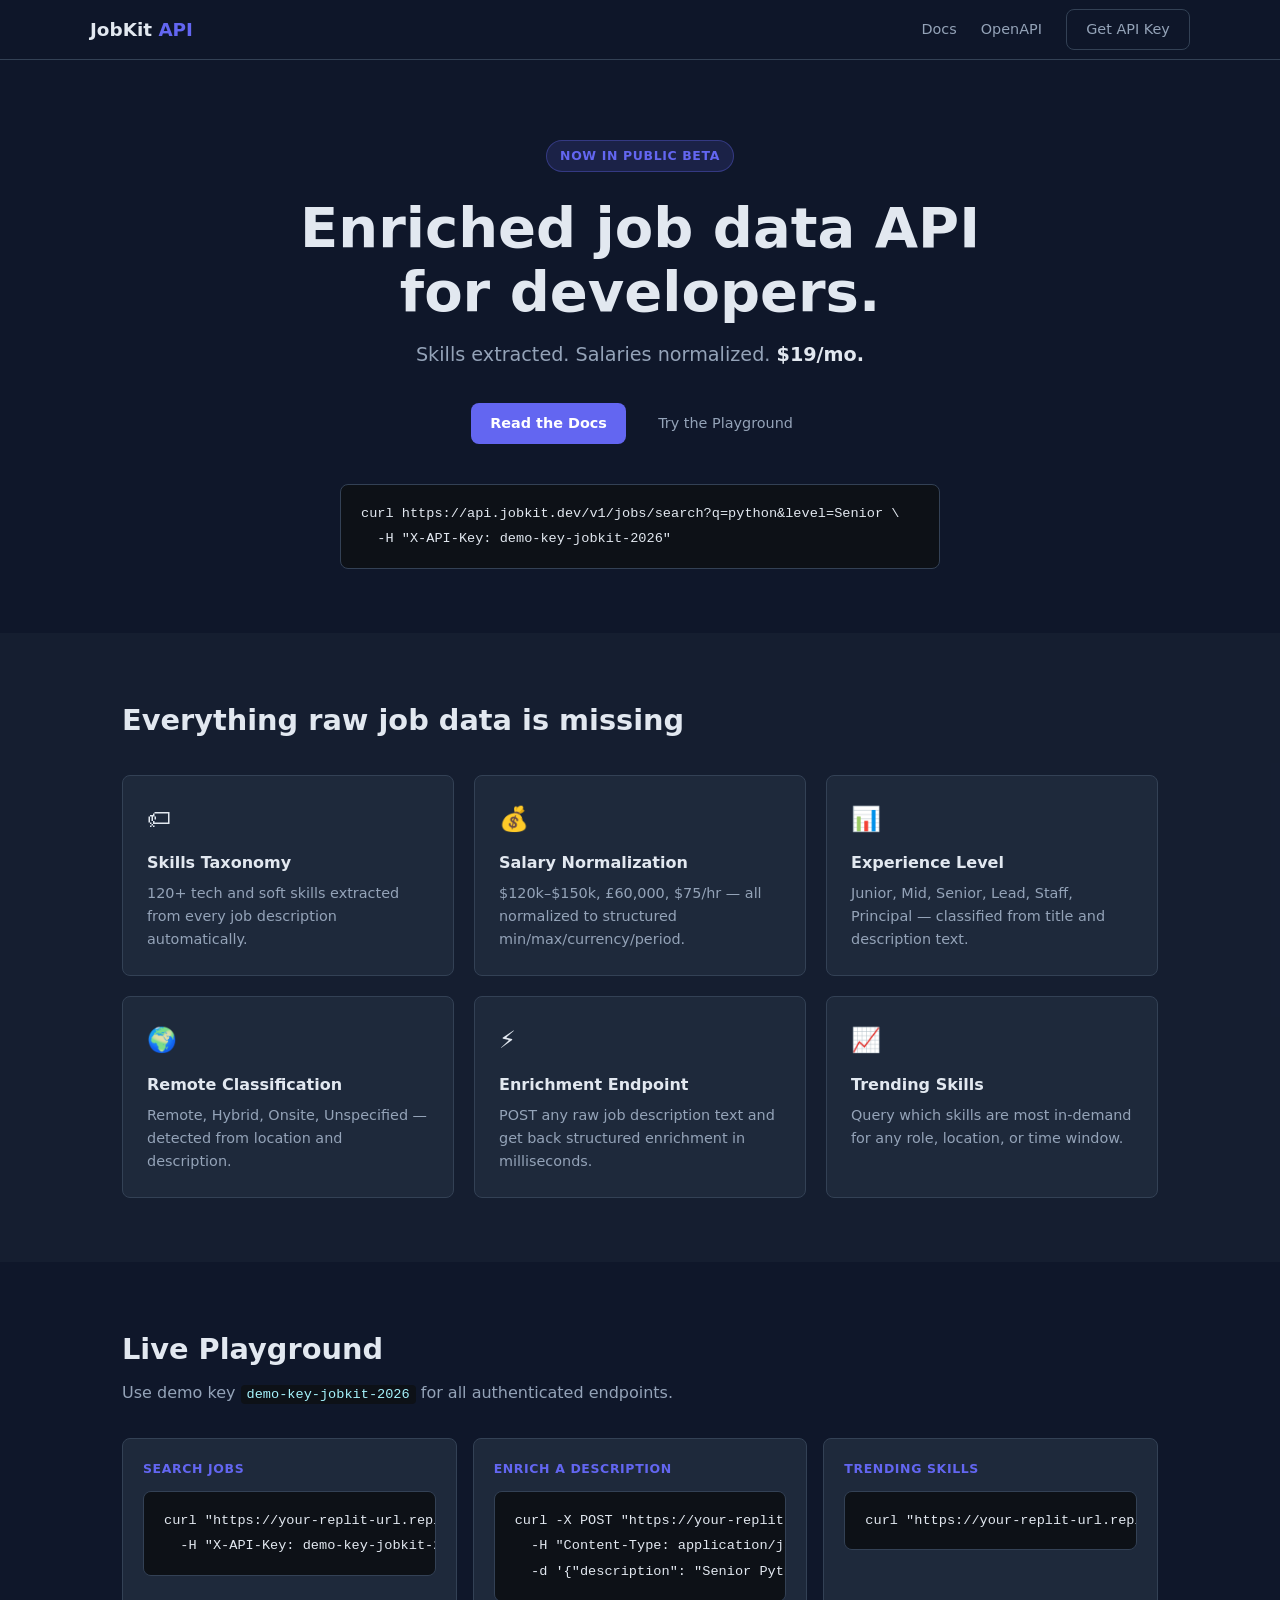
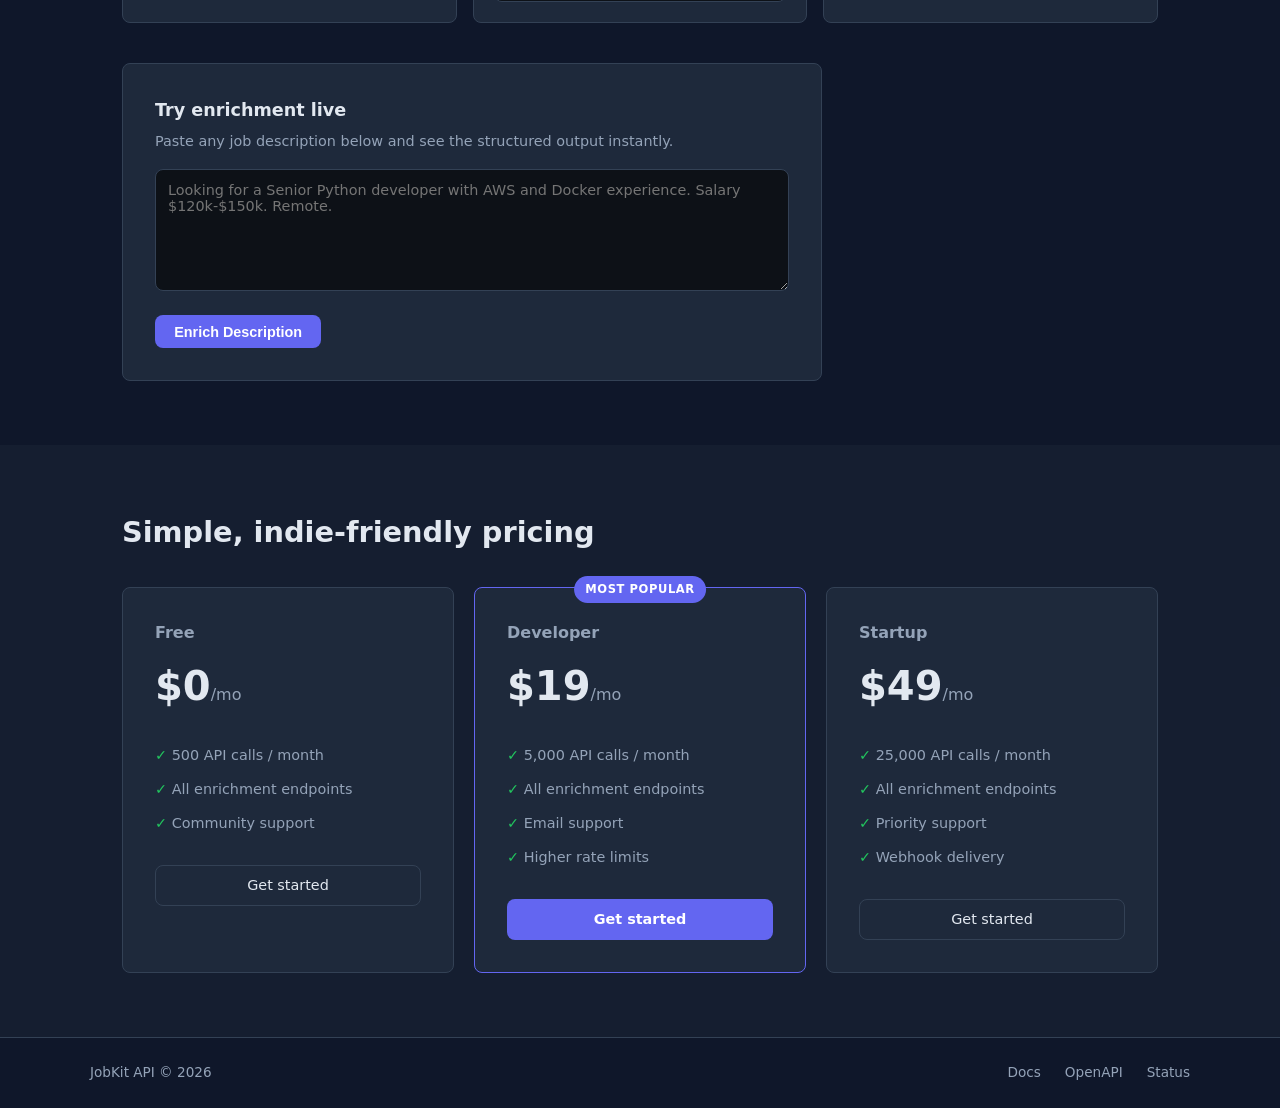
<file: templates/index.html>
<!DOCTYPE html>
<html lang="en">
<head>
  <meta charset="UTF-8" />
  <meta name="viewport" content="width=device-width, initial-scale=1.0" />
  <title>JobKit API — Enriched Job Data for Developers</title>
  <link rel="stylesheet" href="/static/styles.css" />
</head>
<body>
  <!-- NAV -->
  <nav>
    <div class="nav-inner">
      <span class="logo">JobKit <span class="accent">API</span></span>
      <div class="nav-links">
        <a href="/docs">Docs</a>
        <a href="/openapi.json">OpenAPI</a>
        <a href="#pricing" class="btn-outline">Get API Key</a>
      </div>
    </div>
  </nav>

  <!-- HERO -->
  <section class="hero">
    <div class="hero-inner">
      <div class="badge">Now in Public Beta</div>
      <h1>Enriched job data API<br/>for developers.</h1>
      <p class="tagline">Skills extracted. Salaries normalized. <strong>$19/mo.</strong></p>
      <div class="hero-cta">
        <a href="/docs" class="btn-primary">Read the Docs</a>
        <a href="#playground" class="btn-ghost">Try the Playground</a>
      </div>
      <div class="hero-code">
        <pre><code>curl https://api.jobkit.dev/v1/jobs/search?q=python&amp;level=Senior \
  -H "X-API-Key: demo-key-jobkit-2026"</code></pre>
      </div>
    </div>
  </section>

  <!-- FEATURES -->
  <section class="features" id="features">
    <div class="section-inner">
      <h2>Everything raw job data is missing</h2>
      <div class="feature-grid">
        <div class="feature-card">
          <div class="feature-icon">🏷</div>
          <h3>Skills Taxonomy</h3>
          <p>120+ tech and soft skills extracted from every job description automatically.</p>
        </div>
        <div class="feature-card">
          <div class="feature-icon">💰</div>
          <h3>Salary Normalization</h3>
          <p>$120k–$150k, £60,000, $75/hr — all normalized to structured min/max/currency/period.</p>
        </div>
        <div class="feature-card">
          <div class="feature-icon">📊</div>
          <h3>Experience Level</h3>
          <p>Junior, Mid, Senior, Lead, Staff, Principal — classified from title and description text.</p>
        </div>
        <div class="feature-card">
          <div class="feature-icon">🌍</div>
          <h3>Remote Classification</h3>
          <p>Remote, Hybrid, Onsite, Unspecified — detected from location and description.</p>
        </div>
        <div class="feature-card">
          <div class="feature-icon">⚡</div>
          <h3>Enrichment Endpoint</h3>
          <p>POST any raw job description text and get back structured enrichment in milliseconds.</p>
        </div>
        <div class="feature-card">
          <div class="feature-icon">📈</div>
          <h3>Trending Skills</h3>
          <p>Query which skills are most in-demand for any role, location, or time window.</p>
        </div>
      </div>
    </div>
  </section>

  <!-- PLAYGROUND -->
  <section class="playground" id="playground">
    <div class="section-inner">
      <h2>Live Playground</h2>
      <p class="section-sub">Use demo key <code>demo-key-jobkit-2026</code> for all authenticated endpoints.</p>

      <div class="example-grid">
        <div class="example-card">
          <div class="example-label">Search jobs</div>
          <pre><code>curl "https://your-replit-url.repl.co/v1/jobs/search?q=python&amp;level=Senior&amp;remote=Remote" \
  -H "X-API-Key: demo-key-jobkit-2026"</code></pre>
        </div>
        <div class="example-card">
          <div class="example-label">Enrich a description</div>
          <pre><code>curl -X POST "https://your-replit-url.repl.co/v1/jobs/enrich" \
  -H "Content-Type: application/json" \
  -d '{"description": "Senior Python developer, AWS, Docker required."}'</code></pre>
        </div>
        <div class="example-card">
          <div class="example-label">Trending skills</div>
          <pre><code>curl "https://your-replit-url.repl.co/v1/skills/trending?role=engineer&amp;days=30"</code></pre>
        </div>
      </div>

      <!-- LIVE ENRICH FORM -->
      <div class="enrich-widget">
        <h3>Try enrichment live</h3>
        <p>Paste any job description below and see the structured output instantly.</p>
        <textarea id="enrichInput" rows="6" placeholder="Looking for a Senior Python developer with AWS and Docker experience. Salary $120k-$150k. Remote."></textarea>
        <button id="enrichBtn" class="btn-primary">Enrich Description</button>
        <div id="enrichResult" class="json-result hidden"></div>
      </div>
    </div>
  </section>

  <!-- PRICING -->
  <section class="pricing" id="pricing">
    <div class="section-inner">
      <h2>Simple, indie-friendly pricing</h2>
      <div class="pricing-grid">
        <div class="pricing-card">
          <div class="plan-name">Free</div>
          <div class="plan-price">$0<span>/mo</span></div>
          <ul>
            <li>500 API calls / month</li>
            <li>All enrichment endpoints</li>
            <li>Community support</li>
          </ul>
          <a href="#" class="btn-outline">Get started</a>
        </div>
        <div class="pricing-card featured">
          <div class="plan-badge">Most popular</div>
          <div class="plan-name">Developer</div>
          <div class="plan-price">$19<span>/mo</span></div>
          <ul>
            <li>5,000 API calls / month</li>
            <li>All enrichment endpoints</li>
            <li>Email support</li>
            <li>Higher rate limits</li>
          </ul>
          <a href="#" class="btn-primary">Get started</a>
        </div>
        <div class="pricing-card">
          <div class="plan-name">Startup</div>
          <div class="plan-price">$49<span>/mo</span></div>
          <ul>
            <li>25,000 API calls / month</li>
            <li>All enrichment endpoints</li>
            <li>Priority support</li>
            <li>Webhook delivery</li>
          </ul>
          <a href="#" class="btn-outline">Get started</a>
        </div>
      </div>
    </div>
  </section>

  <!-- FOOTER -->
  <footer>
    <div class="footer-inner">
      <span>JobKit API &copy; 2026</span>
      <div class="footer-links">
        <a href="/docs">Docs</a>
        <a href="/openapi.json">OpenAPI</a>
        <a href="/health">Status</a>
      </div>
    </div>
  </footer>

  <script>
    document.getElementById('enrichBtn').addEventListener('click', async () => {
      const desc = document.getElementById('enrichInput').value.trim();
      const resultEl = document.getElementById('enrichResult');
      if (!desc) {
        resultEl.textContent = 'Please enter a job description.';
        resultEl.classList.remove('hidden');
        return;
      }
      document.getElementById('enrichBtn').textContent = 'Enriching...';
      try {
        const res = await fetch('/v1/jobs/enrich', {
          method: 'POST',
          headers: { 'Content-Type': 'application/json' },
          body: JSON.stringify({ description: desc }),
        });
        const data = await res.json();
        resultEl.textContent = JSON.stringify(data, null, 2);
        resultEl.classList.remove('hidden');
      } catch (err) {
        resultEl.textContent = 'Error: ' + err.message;
        resultEl.classList.remove('hidden');
      } finally {
        document.getElementById('enrichBtn').textContent = 'Enrich Description';
      }
    });
  </script>
</body>
</html>
</file>
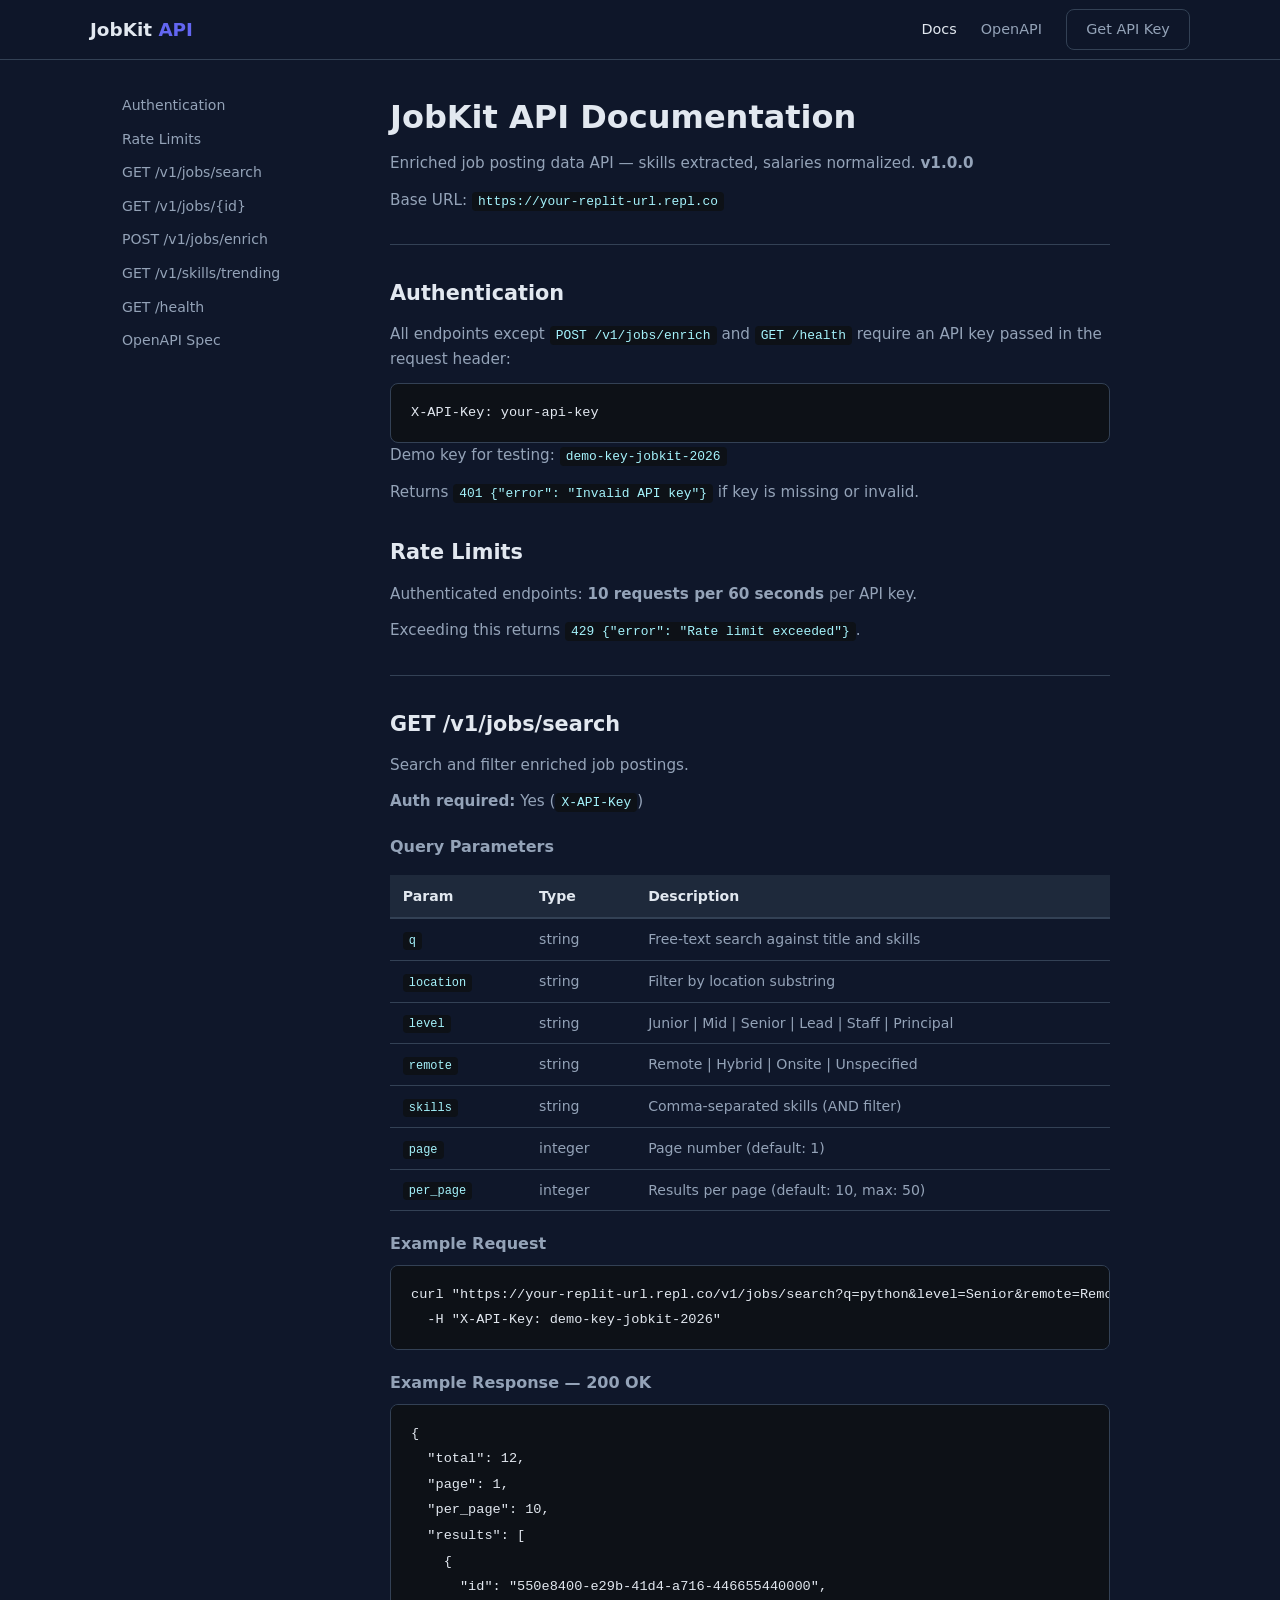
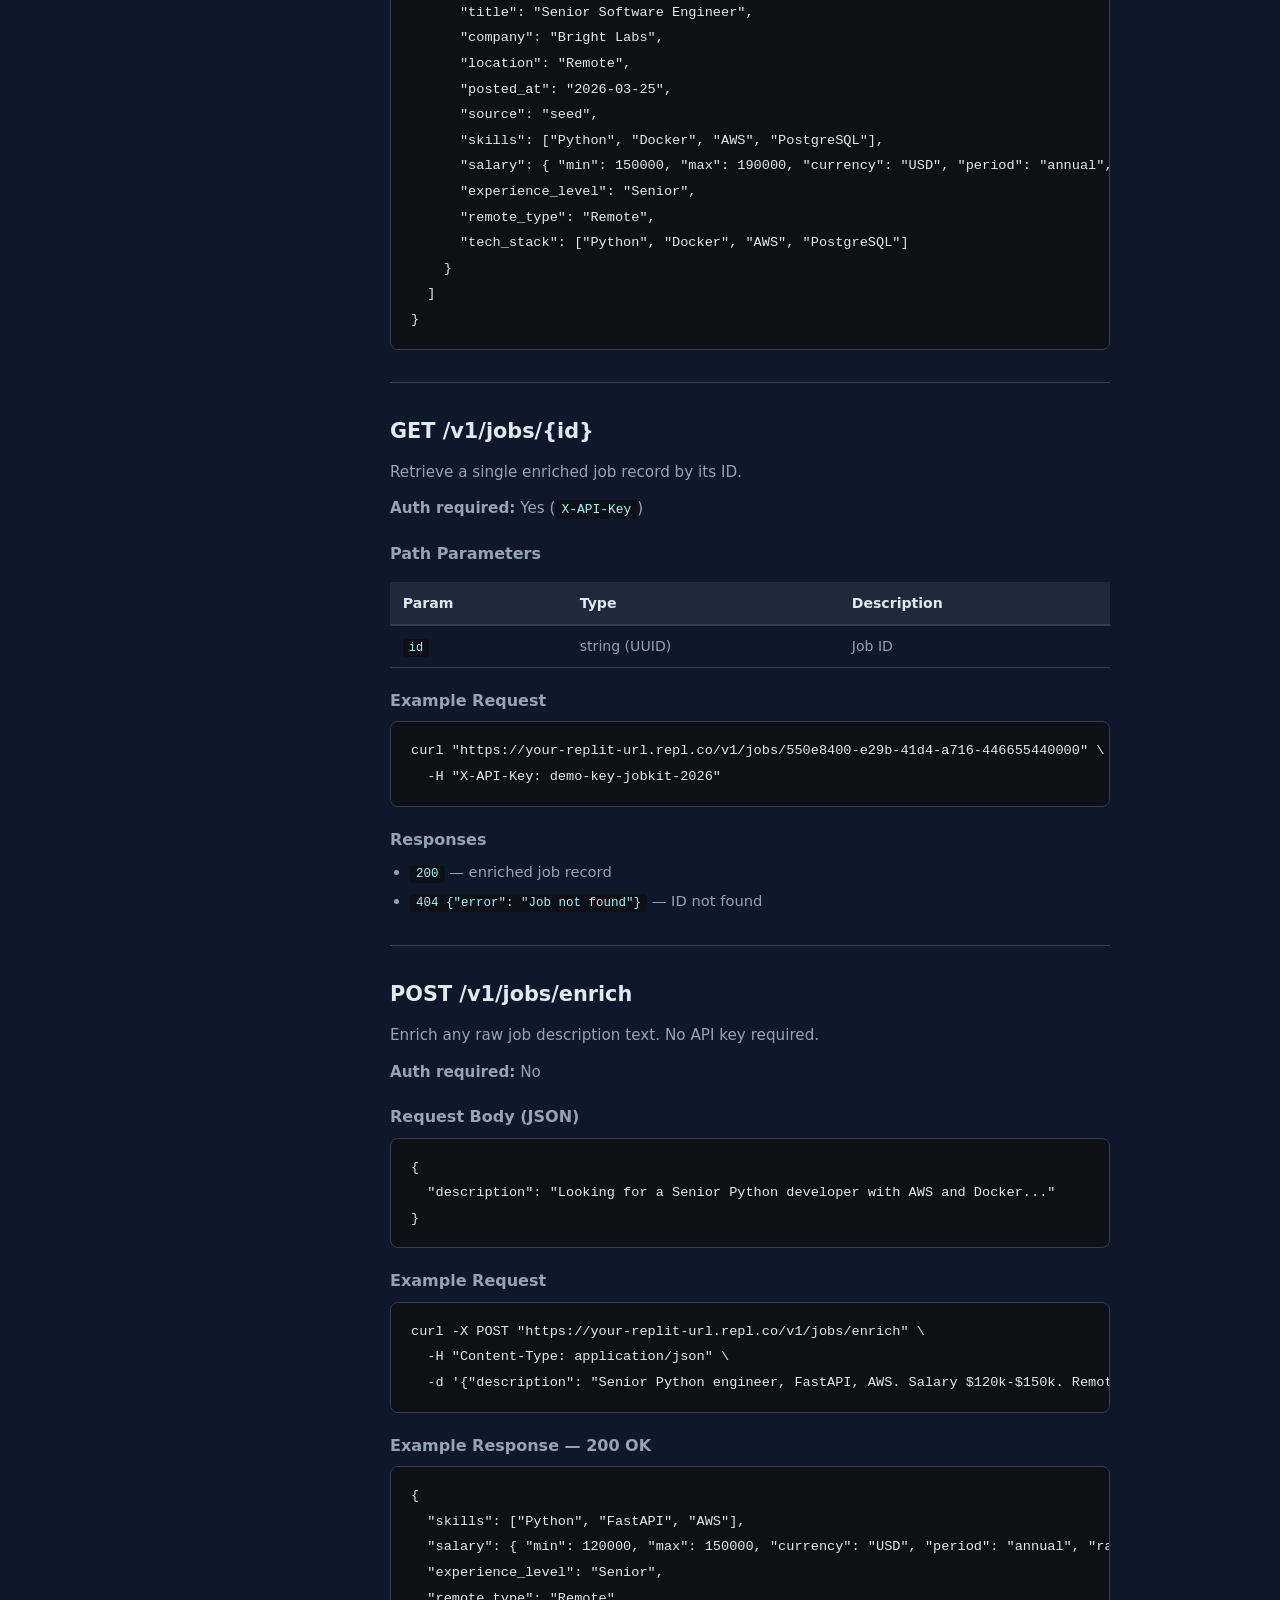
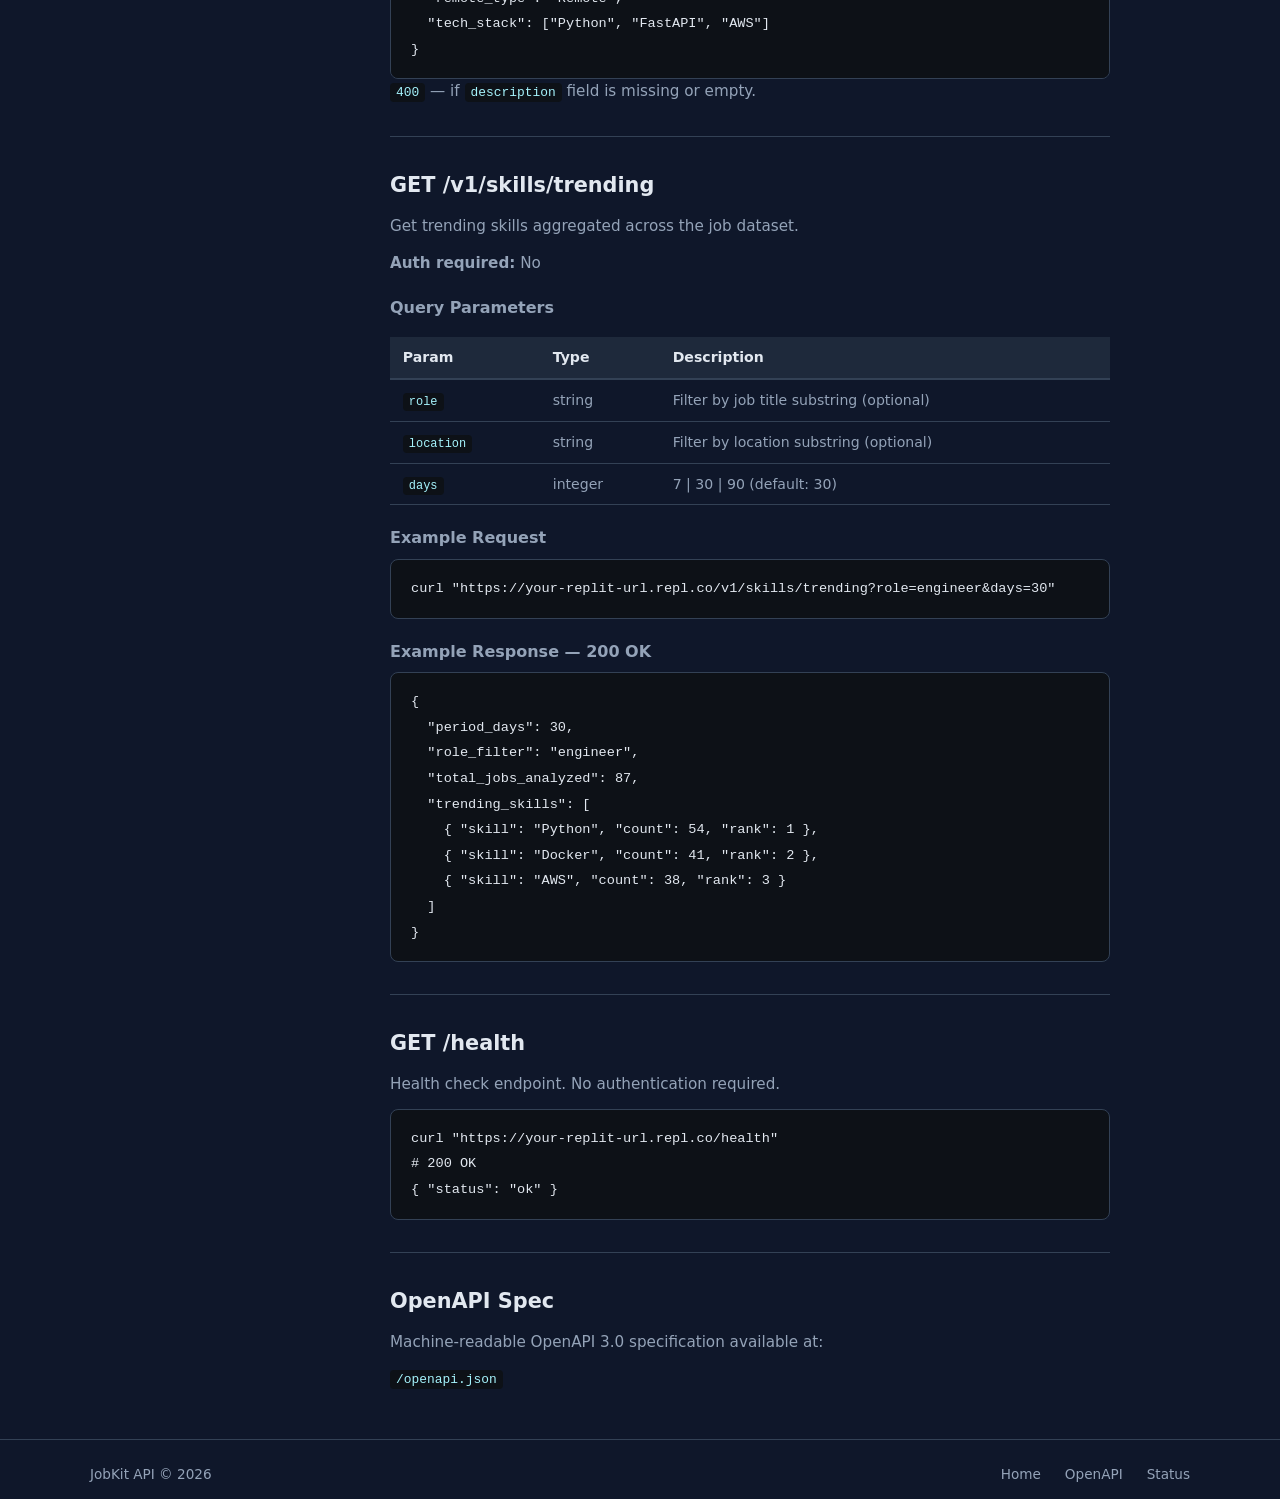
<file: templates/docs.html>
<!DOCTYPE html>
<html lang="en">
<head>
  <meta charset="UTF-8" />
  <meta name="viewport" content="width=device-width, initial-scale=1.0" />
  <title>JobKit API — Documentation</title>
  <link rel="stylesheet" href="/static/styles.css" />
</head>
<body>
  <nav>
    <div class="nav-inner">
      <a href="/" class="logo">JobKit <span class="accent">API</span></a>
      <div class="nav-links">
        <a href="/docs" class="active">Docs</a>
        <a href="/openapi.json">OpenAPI</a>
        <a href="/#pricing" class="btn-outline">Get API Key</a>
      </div>
    </div>
  </nav>

  <div class="docs-layout">
    <aside class="docs-sidebar">
      <ul>
        <li><a href="#auth">Authentication</a></li>
        <li><a href="#rate-limits">Rate Limits</a></li>
        <li><a href="#search">GET /v1/jobs/search</a></li>
        <li><a href="#get-job">GET /v1/jobs/{id}</a></li>
        <li><a href="#enrich">POST /v1/jobs/enrich</a></li>
        <li><a href="#trending">GET /v1/skills/trending</a></li>
        <li><a href="#health">GET /health</a></li>
        <li><a href="#openapi">OpenAPI Spec</a></li>
      </ul>
    </aside>

    <main class="docs-content">
      <h1>JobKit API Documentation</h1>
      <p>Enriched job posting data API — skills extracted, salaries normalized. <strong>v1.0.0</strong></p>
      <p>Base URL: <code>https://your-replit-url.repl.co</code></p>

      <hr />

      <section id="auth">
        <h2>Authentication</h2>
        <p>All endpoints except <code>POST /v1/jobs/enrich</code> and <code>GET /health</code> require an API key passed in the request header:</p>
        <pre><code>X-API-Key: your-api-key</code></pre>
        <p>Demo key for testing: <code>demo-key-jobkit-2026</code></p>
        <p>Returns <code>401 {"error": "Invalid API key"}</code> if key is missing or invalid.</p>
      </section>

      <section id="rate-limits">
        <h2>Rate Limits</h2>
        <p>Authenticated endpoints: <strong>10 requests per 60 seconds</strong> per API key.</p>
        <p>Exceeding this returns <code>429 {"error": "Rate limit exceeded"}</code>.</p>
      </section>

      <hr />

      <section id="search">
        <h2>GET /v1/jobs/search</h2>
        <p>Search and filter enriched job postings.</p>
        <p><strong>Auth required:</strong> Yes (<code>X-API-Key</code>)</p>

        <h3>Query Parameters</h3>
        <table>
          <thead><tr><th>Param</th><th>Type</th><th>Description</th></tr></thead>
          <tbody>
            <tr><td><code>q</code></td><td>string</td><td>Free-text search against title and skills</td></tr>
            <tr><td><code>location</code></td><td>string</td><td>Filter by location substring</td></tr>
            <tr><td><code>level</code></td><td>string</td><td>Junior | Mid | Senior | Lead | Staff | Principal</td></tr>
            <tr><td><code>remote</code></td><td>string</td><td>Remote | Hybrid | Onsite | Unspecified</td></tr>
            <tr><td><code>skills</code></td><td>string</td><td>Comma-separated skills (AND filter)</td></tr>
            <tr><td><code>page</code></td><td>integer</td><td>Page number (default: 1)</td></tr>
            <tr><td><code>per_page</code></td><td>integer</td><td>Results per page (default: 10, max: 50)</td></tr>
          </tbody>
        </table>

        <h3>Example Request</h3>
        <pre><code>curl "https://your-replit-url.repl.co/v1/jobs/search?q=python&level=Senior&remote=Remote" \
  -H "X-API-Key: demo-key-jobkit-2026"</code></pre>

        <h3>Example Response — 200 OK</h3>
        <pre><code>{
  "total": 12,
  "page": 1,
  "per_page": 10,
  "results": [
    {
      "id": "550e8400-e29b-41d4-a716-446655440000",
      "title": "Senior Software Engineer",
      "company": "Bright Labs",
      "location": "Remote",
      "posted_at": "2026-03-25",
      "source": "seed",
      "skills": ["Python", "Docker", "AWS", "PostgreSQL"],
      "salary": { "min": 150000, "max": 190000, "currency": "USD", "period": "annual", "raw": "$150,000–$190,000" },
      "experience_level": "Senior",
      "remote_type": "Remote",
      "tech_stack": ["Python", "Docker", "AWS", "PostgreSQL"]
    }
  ]
}</code></pre>
      </section>

      <hr />

      <section id="get-job">
        <h2>GET /v1/jobs/{id}</h2>
        <p>Retrieve a single enriched job record by its ID.</p>
        <p><strong>Auth required:</strong> Yes (<code>X-API-Key</code>)</p>

        <h3>Path Parameters</h3>
        <table>
          <thead><tr><th>Param</th><th>Type</th><th>Description</th></tr></thead>
          <tbody>
            <tr><td><code>id</code></td><td>string (UUID)</td><td>Job ID</td></tr>
          </tbody>
        </table>

        <h3>Example Request</h3>
        <pre><code>curl "https://your-replit-url.repl.co/v1/jobs/550e8400-e29b-41d4-a716-446655440000" \
  -H "X-API-Key: demo-key-jobkit-2026"</code></pre>

        <h3>Responses</h3>
        <ul>
          <li><code>200</code> — enriched job record</li>
          <li><code>404 {"error": "Job not found"}</code> — ID not found</li>
        </ul>
      </section>

      <hr />

      <section id="enrich">
        <h2>POST /v1/jobs/enrich</h2>
        <p>Enrich any raw job description text. No API key required.</p>
        <p><strong>Auth required:</strong> No</p>

        <h3>Request Body (JSON)</h3>
        <pre><code>{
  "description": "Looking for a Senior Python developer with AWS and Docker..."
}</code></pre>

        <h3>Example Request</h3>
        <pre><code>curl -X POST "https://your-replit-url.repl.co/v1/jobs/enrich" \
  -H "Content-Type: application/json" \
  -d '{"description": "Senior Python engineer, FastAPI, AWS. Salary $120k-$150k. Remote."}'</code></pre>

        <h3>Example Response — 200 OK</h3>
        <pre><code>{
  "skills": ["Python", "FastAPI", "AWS"],
  "salary": { "min": 120000, "max": 150000, "currency": "USD", "period": "annual", "raw": "$120k-$150k" },
  "experience_level": "Senior",
  "remote_type": "Remote",
  "tech_stack": ["Python", "FastAPI", "AWS"]
}</code></pre>

        <p><code>400</code> — if <code>description</code> field is missing or empty.</p>
      </section>

      <hr />

      <section id="trending">
        <h2>GET /v1/skills/trending</h2>
        <p>Get trending skills aggregated across the job dataset.</p>
        <p><strong>Auth required:</strong> No</p>

        <h3>Query Parameters</h3>
        <table>
          <thead><tr><th>Param</th><th>Type</th><th>Description</th></tr></thead>
          <tbody>
            <tr><td><code>role</code></td><td>string</td><td>Filter by job title substring (optional)</td></tr>
            <tr><td><code>location</code></td><td>string</td><td>Filter by location substring (optional)</td></tr>
            <tr><td><code>days</code></td><td>integer</td><td>7 | 30 | 90 (default: 30)</td></tr>
          </tbody>
        </table>

        <h3>Example Request</h3>
        <pre><code>curl "https://your-replit-url.repl.co/v1/skills/trending?role=engineer&days=30"</code></pre>

        <h3>Example Response — 200 OK</h3>
        <pre><code>{
  "period_days": 30,
  "role_filter": "engineer",
  "total_jobs_analyzed": 87,
  "trending_skills": [
    { "skill": "Python", "count": 54, "rank": 1 },
    { "skill": "Docker", "count": 41, "rank": 2 },
    { "skill": "AWS", "count": 38, "rank": 3 }
  ]
}</code></pre>
      </section>

      <hr />

      <section id="health">
        <h2>GET /health</h2>
        <p>Health check endpoint. No authentication required.</p>
        <pre><code>curl "https://your-replit-url.repl.co/health"
# 200 OK
{ "status": "ok" }</code></pre>
      </section>

      <hr />

      <section id="openapi">
        <h2>OpenAPI Spec</h2>
        <p>Machine-readable OpenAPI 3.0 specification available at:</p>
        <p><a href="/openapi.json"><code>/openapi.json</code></a></p>
      </section>
    </main>
  </div>

  <footer>
    <div class="footer-inner">
      <span>JobKit API &copy; 2026</span>
      <div class="footer-links">
        <a href="/">Home</a>
        <a href="/openapi.json">OpenAPI</a>
        <a href="/health">Status</a>
      </div>
    </div>
  </footer>
</body>
</html>
</file>
<file: static/styles.css>
/* JobKit API — Dark developer theme */
*, *::before, *::after { box-sizing: border-box; margin: 0; padding: 0; }

:root {
  --bg: #0f172a;
  --bg-card: #1e293b;
  --bg-code: #0d1117;
  --border: #334155;
  --accent: #6366f1;
  --accent-hover: #818cf8;
  --text: #e2e8f0;
  --text-muted: #94a3b8;
  --green: #22c55e;
  --radius: 8px;
}

html { scroll-behavior: smooth; }
body { background: var(--bg); color: var(--text); font-family: 'Inter', system-ui, sans-serif; line-height: 1.6; }

a { color: var(--accent); text-decoration: none; }
a:hover { color: var(--accent-hover); }

code, pre { font-family: 'JetBrains Mono', 'Fira Code', monospace; }
code { background: var(--bg-code); color: #a5f3fc; padding: 2px 6px; border-radius: 4px; font-size: 0.85em; }
pre { background: var(--bg-code); border: 1px solid var(--border); border-radius: var(--radius); padding: 1rem 1.25rem; overflow-x: auto; }
pre code { background: none; padding: 0; color: #e2e8f0; }

hr { border: none; border-top: 1px solid var(--border); margin: 2rem 0; }

/* NAV */
nav { position: sticky; top: 0; z-index: 100; background: rgba(15, 23, 42, 0.92); backdrop-filter: blur(8px); border-bottom: 1px solid var(--border); padding: 0 2rem; height: 60px; display: flex; align-items: center; }
.nav-inner { max-width: 1100px; margin: 0 auto; width: 100%; display: flex; align-items: center; justify-content: space-between; }
.logo { font-size: 1.15rem; font-weight: 700; color: var(--text); }
.accent { color: var(--accent); }
.nav-links { display: flex; align-items: center; gap: 1.5rem; }
.nav-links a { color: var(--text-muted); font-size: 0.9rem; }
.nav-links a:hover, .nav-links a.active { color: var(--text); }

/* BUTTONS */
.btn-primary { background: var(--accent); color: #fff; padding: 0.55rem 1.2rem; border-radius: var(--radius); font-weight: 600; font-size: 0.9rem; transition: background 0.2s; border: none; cursor: pointer; }
.btn-primary:hover { background: var(--accent-hover); color: #fff; }
.btn-outline { border: 1px solid var(--border); color: var(--text); padding: 0.5rem 1.2rem; border-radius: var(--radius); font-size: 0.9rem; transition: border-color 0.2s; }
.btn-outline:hover { border-color: var(--accent); color: var(--accent); }
.btn-ghost { color: var(--text-muted); padding: 0.55rem 1rem; font-size: 0.9rem; }
.btn-ghost:hover { color: var(--text); }

/* HERO */
.hero { padding: 5rem 2rem 4rem; text-align: center; }
.hero-inner { max-width: 800px; margin: 0 auto; }
.badge { display: inline-block; background: rgba(99,102,241,0.15); color: var(--accent); border: 1px solid rgba(99,102,241,0.35); padding: 0.3rem 0.8rem; border-radius: 999px; font-size: 0.78rem; font-weight: 600; letter-spacing: 0.05em; margin-bottom: 1.5rem; text-transform: uppercase; }
.hero h1 { font-size: clamp(2.2rem, 5vw, 3.5rem); font-weight: 800; line-height: 1.15; margin-bottom: 1rem; }
.tagline { font-size: 1.2rem; color: var(--text-muted); margin-bottom: 2rem; }
.tagline strong { color: var(--text); }
.hero-cta { display: flex; gap: 1rem; justify-content: center; margin-bottom: 2.5rem; flex-wrap: wrap; }
.hero-code { max-width: 600px; margin: 0 auto; text-align: left; }

/* SECTIONS */
.section-inner { max-width: 1100px; margin: 0 auto; padding: 0 2rem; }
.features, .playground, .pricing { padding: 4rem 0; }
.features { background: rgba(30, 41, 59, 0.4); }
h2 { font-size: 1.8rem; font-weight: 700; margin-bottom: 0.5rem; }
.section-sub { color: var(--text-muted); margin-bottom: 2rem; }

/* FEATURE GRID */
.feature-grid { display: grid; grid-template-columns: repeat(auto-fill, minmax(280px, 1fr)); gap: 1.25rem; margin-top: 2rem; }
.feature-card { background: var(--bg-card); border: 1px solid var(--border); border-radius: var(--radius); padding: 1.5rem; }
.feature-icon { font-size: 1.5rem; margin-bottom: 0.75rem; }
.feature-card h3 { font-size: 1rem; font-weight: 600; margin-bottom: 0.4rem; }
.feature-card p { color: var(--text-muted); font-size: 0.9rem; }

/* PLAYGROUND */
.example-grid { display: grid; grid-template-columns: repeat(auto-fill, minmax(320px, 1fr)); gap: 1rem; margin-bottom: 2.5rem; }
.example-card { background: var(--bg-card); border: 1px solid var(--border); border-radius: var(--radius); padding: 1.25rem; }
.example-label { font-size: 0.78rem; font-weight: 600; color: var(--accent); text-transform: uppercase; letter-spacing: 0.05em; margin-bottom: 0.75rem; }

.enrich-widget { background: var(--bg-card); border: 1px solid var(--border); border-radius: var(--radius); padding: 2rem; max-width: 700px; }
.enrich-widget h3 { font-size: 1.1rem; font-weight: 600; margin-bottom: 0.4rem; }
.enrich-widget p { color: var(--text-muted); font-size: 0.9rem; margin-bottom: 1rem; }
textarea { width: 100%; background: var(--bg-code); border: 1px solid var(--border); color: var(--text); border-radius: var(--radius); padding: 0.75rem; font-size: 0.9rem; font-family: inherit; resize: vertical; margin-bottom: 1rem; }
textarea:focus { outline: none; border-color: var(--accent); }
.json-result { background: var(--bg-code); border: 1px solid var(--border); border-radius: var(--radius); padding: 1rem; font-family: monospace; font-size: 0.85rem; color: #a5f3fc; white-space: pre-wrap; margin-top: 1rem; }
.hidden { display: none; }

/* PRICING */
.pricing { background: rgba(30, 41, 59, 0.4); }
.pricing-grid { display: grid; grid-template-columns: repeat(auto-fill, minmax(260px, 1fr)); gap: 1.25rem; margin-top: 2rem; }
.pricing-card { background: var(--bg-card); border: 1px solid var(--border); border-radius: var(--radius); padding: 2rem; position: relative; }
.pricing-card.featured { border-color: var(--accent); }
.plan-badge { position: absolute; top: -12px; left: 50%; transform: translateX(-50%); background: var(--accent); color: #fff; font-size: 0.72rem; font-weight: 700; padding: 0.25rem 0.7rem; border-radius: 999px; text-transform: uppercase; letter-spacing: 0.05em; }
.plan-name { font-size: 1rem; font-weight: 600; color: var(--text-muted); margin-bottom: 0.5rem; }
.plan-price { font-size: 2.5rem; font-weight: 800; margin-bottom: 1.25rem; }
.plan-price span { font-size: 1rem; color: var(--text-muted); font-weight: 400; }
.pricing-card ul { list-style: none; margin-bottom: 1.5rem; }
.pricing-card li { padding: 0.35rem 0; font-size: 0.9rem; color: var(--text-muted); }
.pricing-card li::before { content: "✓ "; color: var(--green); }
.pricing-card .btn-primary, .pricing-card .btn-outline { display: block; text-align: center; width: 100%; }

/* FOOTER */
footer { border-top: 1px solid var(--border); padding: 1.5rem 2rem; }
.footer-inner { max-width: 1100px; margin: 0 auto; display: flex; justify-content: space-between; align-items: center; flex-wrap: wrap; gap: 1rem; font-size: 0.85rem; color: var(--text-muted); }
.footer-links { display: flex; gap: 1.5rem; }
.footer-links a { color: var(--text-muted); }
.footer-links a:hover { color: var(--text); }

/* DOCS LAYOUT */
.docs-layout { display: grid; grid-template-columns: 220px 1fr; max-width: 1100px; margin: 0 auto; padding: 2rem; gap: 3rem; min-height: calc(100vh - 120px); }
.docs-sidebar { position: sticky; top: 80px; align-self: start; }
.docs-sidebar ul { list-style: none; }
.docs-sidebar li { margin-bottom: 0.5rem; }
.docs-sidebar a { color: var(--text-muted); font-size: 0.88rem; }
.docs-sidebar a:hover { color: var(--accent); }
.docs-content { max-width: 720px; }
.docs-content h1 { font-size: 2rem; margin-bottom: 0.5rem; }
.docs-content h2 { font-size: 1.3rem; margin: 2rem 0 0.75rem; }
.docs-content h3 { font-size: 1rem; font-weight: 600; margin: 1.25rem 0 0.5rem; color: var(--text-muted); }
.docs-content p { color: var(--text-muted); margin-bottom: 0.75rem; font-size: 0.95rem; }
.docs-content ul { margin: 0.5rem 0 0.75rem 1.25rem; }
.docs-content li { color: var(--text-muted); font-size: 0.92rem; margin-bottom: 0.3rem; }
.docs-content section { margin-bottom: 1rem; }

/* TABLE */
table { width: 100%; border-collapse: collapse; margin: 1rem 0; font-size: 0.88rem; }
th { background: var(--bg-card); color: var(--text); text-align: left; padding: 0.6rem 0.8rem; border-bottom: 2px solid var(--border); }
td { padding: 0.55rem 0.8rem; border-bottom: 1px solid var(--border); color: var(--text-muted); }

@media (max-width: 768px) {
  .docs-layout { grid-template-columns: 1fr; }
  .docs-sidebar { display: none; }
  .hero h1 { font-size: 2rem; }
}
</file>
